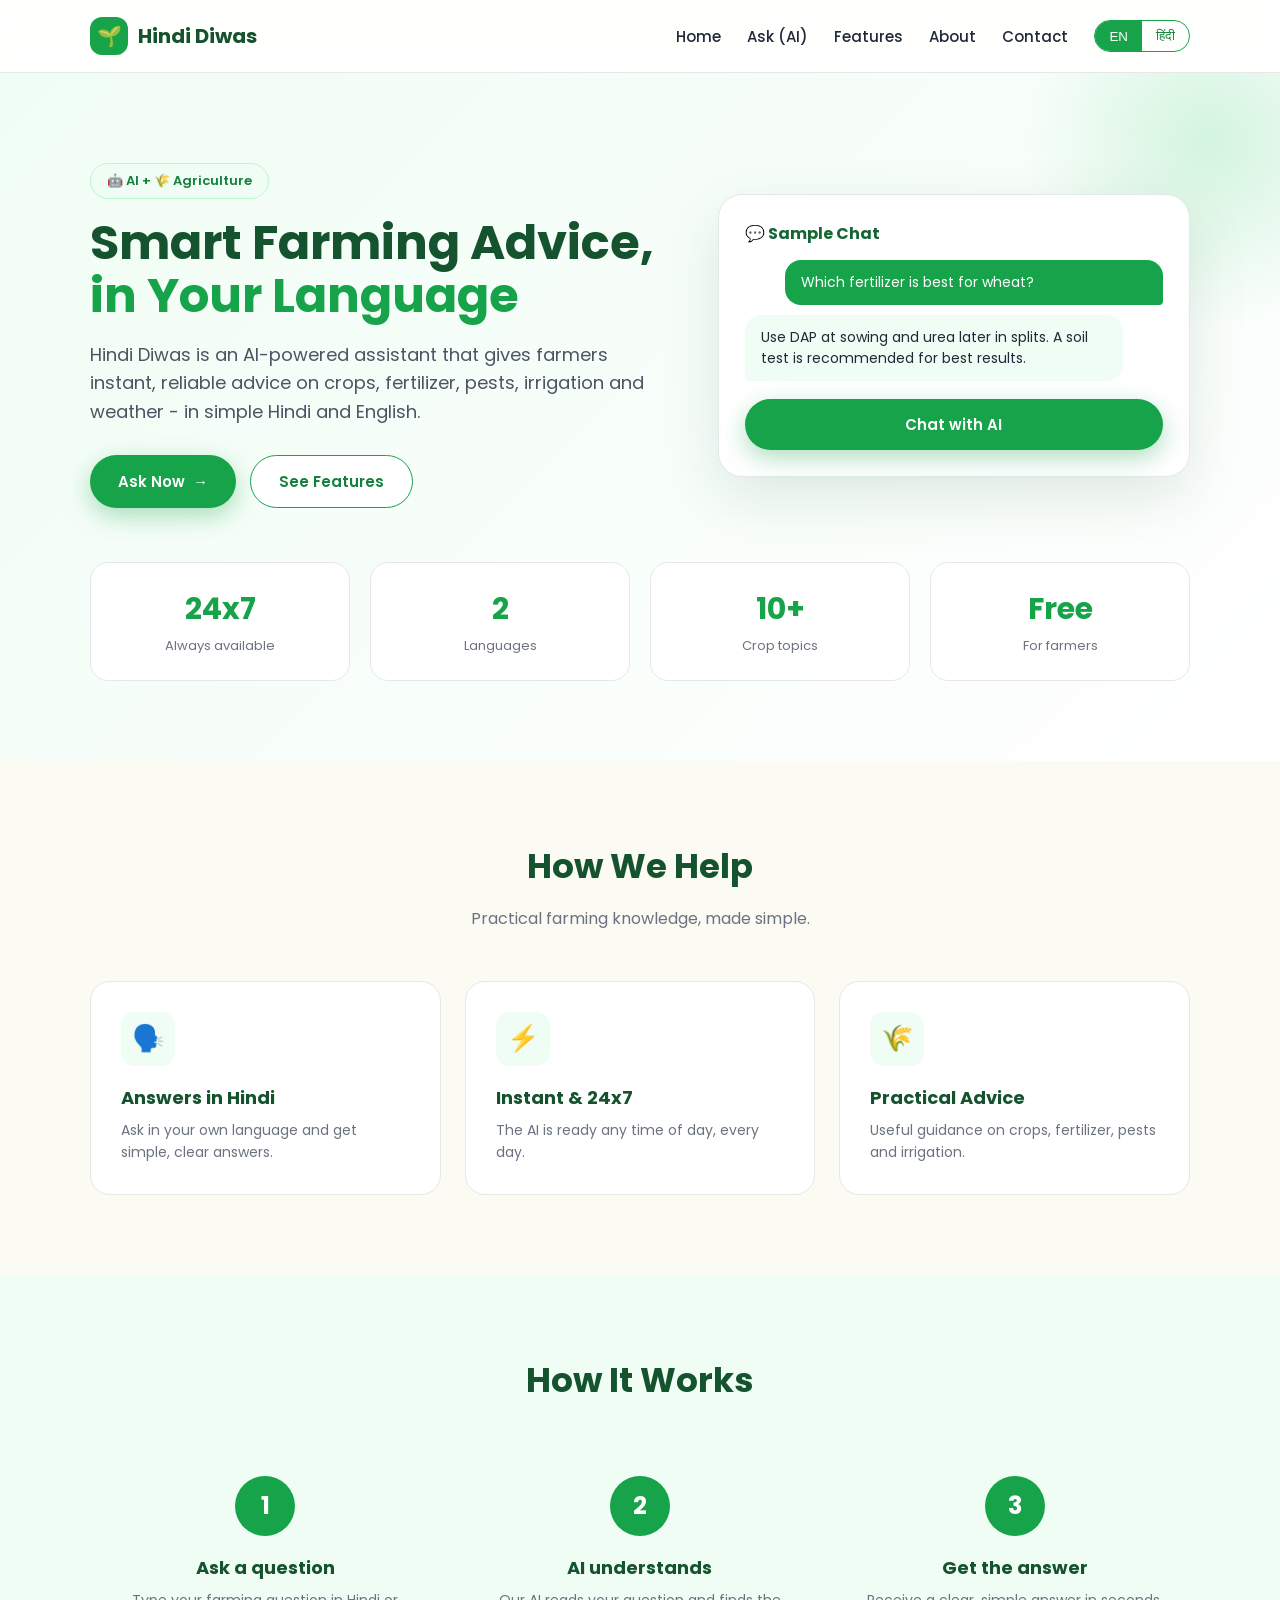
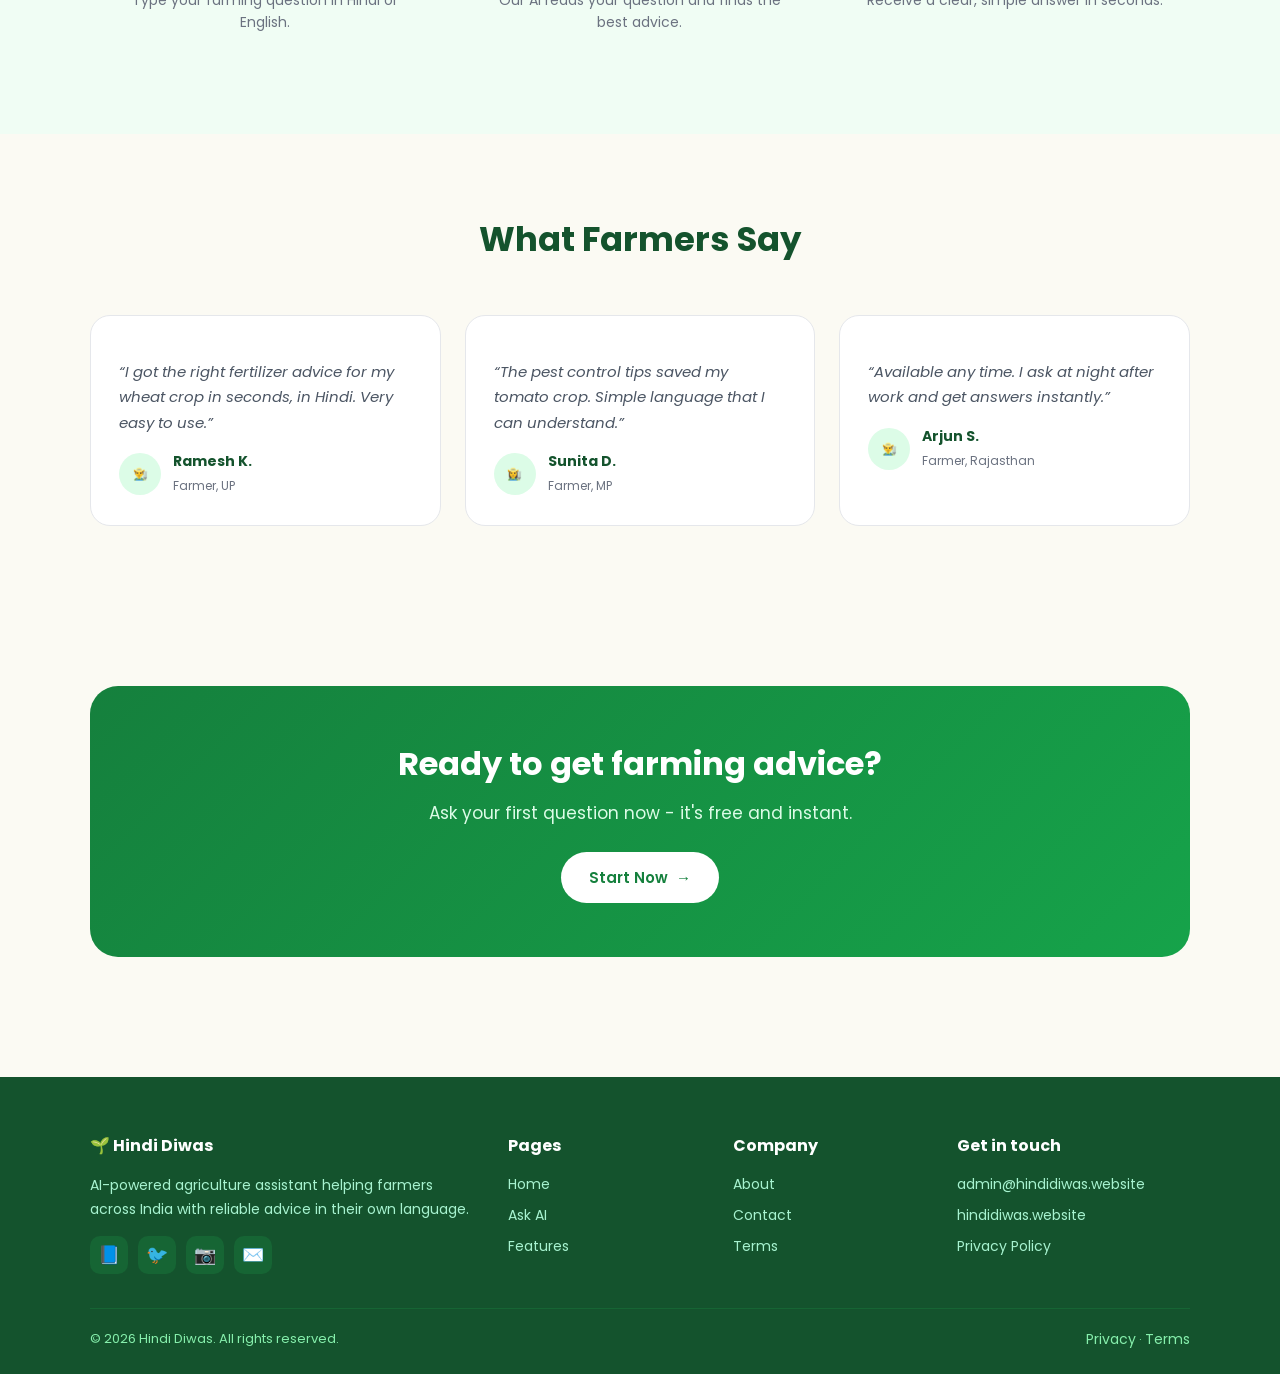
<file: index.html>
<!DOCTYPE html>
<html lang="en">
<head>
<meta charset="UTF-8">
<meta name="viewport" content="width=device-width,initial-scale=1">
<title>Hindi Diwas | AI Farming Assistant for Farmers</title>
<meta name="description" content="AI-powered agriculture assistant that gives farmers accurate crop, fertilizer, pest and weather advice in simple Hindi and English.">
<link rel="preconnect" href="https://fonts.googleapis.com">
<link href="https://fonts.googleapis.com/css2?family=Poppins:wght@400;500;600;700&display=swap" rel="stylesheet">
<link rel="stylesheet" href="assets/css/style.css">
<link rel="icon" type="image/png" href="favicon.png">
</head>
<body>
<header class="site-header"><div class="container nav">
  <a href="index.html" class="brand"><span class="leaf">🌱</span> Hindi Diwas</a>
  <nav class="nav-links">
    <a href="index.html"><span class="lang-en">Home</span><span class="lang-hi">होम</span></a>
    <a href="ask.html"><span class="lang-en">Ask (AI)</span><span class="lang-hi">पूछें (AI)</span></a>
    <a href="features.html"><span class="lang-en">Features</span><span class="lang-hi">विशेषताएं</span></a>
    <a href="about.html"><span class="lang-en">About</span><span class="lang-hi">हमारे बारे में</span></a>
    <a href="contact.html"><span class="lang-en">Contact</span><span class="lang-hi">संपर्क</span></a>
    <div class="lang-toggle"><button data-lang="en" onclick="setLang('en')">EN</button><button data-lang="hi" onclick="setLang('hi')">हिंदी</button></div>
  </nav>
  <button class="menu-btn">☰</button>
</div></header>

<section class="hero"><div class="container">
  <div class="hero-grid">
  <div>
    <span class="badge">🤖 AI + 🌾 Agriculture</span>
    <h1><span class="lang-en">Smart Farming Advice, <span class="hl">in Your Language</span></span><span class="lang-hi">स्मार्ट खेती सलाह, <span class="hl">आपकी भाषा में</span></span></h1>
    <p class="lead"><span class="lang-en">Hindi Diwas is an AI-powered assistant that gives farmers instant, reliable advice on crops, fertilizer, pests, irrigation and weather - in simple Hindi and English.</span><span class="lang-hi">Hindi Diwas एक AI सहायक है जो किसानों को फसल, खाद, कीट, सिंचाई और मौसम पर तुरंत, भरोसेमंद सलाह सरल हिंदी में देता है।</span></p>
    <div class="hero-actions">
      <a href="ask.html" class="btn btn-primary"><span class="lang-en">Ask Now</span><span class="lang-hi">अभी पूछें</span> →</a>
      <a href="features.html" class="btn btn-outline"><span class="lang-en">See Features</span><span class="lang-hi">विशेषताएं देखें</span></a>
    </div>
  </div>
  <div class="hero-card">
    <h3>💬 <span class="lang-en">Sample Chat</span><span class="lang-hi">नमूना बातचीत</span></h3>
    <div class="chat-bubble user"><span class="lang-en">Which fertilizer is best for wheat?</span><span class="lang-hi">गेहूं में कौन सी खाद डालें?</span></div>
    <div class="chat-bubble bot"><span class="lang-en">Use DAP at sowing and urea later in splits. A soil test is recommended for best results.</span><span class="lang-hi">बुवाई के समय DAP और बाद में यूरिया दें। मिट्टी जांच बेहतर है।</span></div>
    <a href="ask.html" class="btn btn-primary" style="width:100%;justify-content:center;margin-top:8px"><span class="lang-en">Chat with AI</span><span class="lang-hi">AI से बात करें</span></a>
  </div>
  </div>
  <div class="stats">
    <div class="stat"><div class="num">24x7</div><div class="lbl"><span class="lang-en">Always available</span><span class="lang-hi">हमेशा उपलब्ध</span></div></div>
    <div class="stat"><div class="num">2</div><div class="lbl"><span class="lang-en">Languages</span><span class="lang-hi">भाषाएं</span></div></div>
    <div class="stat"><div class="num">10+</div><div class="lbl"><span class="lang-en">Crop topics</span><span class="lang-hi">फसल विषय</span></div></div>
    <div class="stat"><div class="num">Free</div><div class="lbl"><span class="lang-en">For farmers</span><span class="lang-hi">किसानों के लिए</span></div></div>
  </div>
</div></section>

<section class="section"><div class="container">
  <div class="section-head"><h2><span class="lang-en">How We Help</span><span class="lang-hi">हम कैसे मदद करते हैं</span></h2><p><span class="lang-en">Practical farming knowledge, made simple.</span><span class="lang-hi">प्रैक्टिकल खेती ज्ञान, सरल भाषा में।</span></p></div>
  <div class="features">
    <div class="feature-card"><div class="ic">🗣️</div><h3><span class="lang-en">Answers in Hindi</span><span class="lang-hi">हिंदी में जवाब</span></h3><p><span class="lang-en">Ask in your own language and get simple, clear answers.</span><span class="lang-hi">अपनी भाषा में पूछें और सरल जवाब पाएं।</span></p></div>
    <div class="feature-card"><div class="ic">⚡</div><h3><span class="lang-en">Instant & 24x7</span><span class="lang-hi">तुरंत और 24x7</span></h3><p><span class="lang-en">The AI is ready any time of day, every day.</span><span class="lang-hi">AI हर समय तुरंत जानकारी देता है।</span></p></div>
    <div class="feature-card"><div class="ic">🌾</div><h3><span class="lang-en">Practical Advice</span><span class="lang-hi">प्रैक्टिकल सलाह</span></h3><p><span class="lang-en">Useful guidance on crops, fertilizer, pests and irrigation.</span><span class="lang-hi">फसल, खाद, कीट और सिंचाई पर काम की सलाह।</span></p></div>
  </div>
</div></section>

<section class="section bg-soft"><div class="container">
  <div class="section-head"><h2><span class="lang-en">How It Works</span><span class="lang-hi">यह कैसे काम करता है</span></h2></div>
  <div class="steps">
    <div class="step"><div class="circle">1</div><h3><span class="lang-en">Ask a question</span><span class="lang-hi">सवाल पूछें</span></h3><p><span class="lang-en">Type your farming question in Hindi or English.</span><span class="lang-hi">अपना खेती से जुड़ा सवाल लिखें।</span></p></div>
    <div class="step"><div class="circle">2</div><h3><span class="lang-en">AI understands</span><span class="lang-hi">AI समझता है</span></h3><p><span class="lang-en">Our AI reads your question and finds the best advice.</span><span class="lang-hi">AI आपका सवाल समझकर सबसे अच्छी सलाह खोजता है।</span></p></div>
    <div class="step"><div class="circle">3</div><h3><span class="lang-en">Get the answer</span><span class="lang-hi">जवाफ पाएं</span></h3><p><span class="lang-en">Receive a clear, simple answer in seconds.</span><span class="lang-hi">कुछ ही सेकंड में साफ जवाब पाएं।</span></p></div>
  </div>
</div></section>

<section class="section"><div class="container">
  <div class="section-head"><h2><span class="lang-en">What Farmers Say</span><span class="lang-hi">किसान क्या कहते हैं</span></h2></div>
  <div class="tgrid">
    <div class="tcard"><p><span class="lang-en">“I got the right fertilizer advice for my wheat crop in seconds, in Hindi. Very easy to use.”</span><span class="lang-hi">“मुझे गेहूं के लिए सही खाद की सलाह हिंदी में तुरंत मिल गई।”</span></p><div class="who"><span class="av">👨‍🌾</span><div><b>Ramesh K.</b><span>Farmer, UP</span></div></div></div>
    <div class="tcard"><p><span class="lang-en">“The pest control tips saved my tomato crop. Simple language that I can understand.”</span><span class="lang-hi">“कीट नियंत्रण की सलाह से मेरी टमाटर की फसल बच गई।”</span></p><div class="who"><span class="av">👩‍🌾</span><div><b>Sunita D.</b><span>Farmer, MP</span></div></div></div>
    <div class="tcard"><p><span class="lang-en">“Available any time. I ask at night after work and get answers instantly.”</span><span class="lang-hi">“किसी भी समय उपलब्ध। मैं रात को पूछता हूं और तुरंत जवाब मिलता है।”</span></p><div class="who"><span class="av">👨‍🌾</span><div><b>Arjun S.</b><span>Farmer, Rajasthan</span></div></div></div>
  </div>
</div></section>

<section class="section"><div class="container">
  <div class="cta-band">
    <h2><span class="lang-en">Ready to get farming advice?</span><span class="lang-hi">खेती की सलाह पाने के लिए तैयार?</span></h2>
    <p><span class="lang-en">Ask your first question now - it's free and instant.</span><span class="lang-hi">अभी अपना पहला सवाल पूछें - मुफ्त और तुरंत।</span></p>
    <a href="ask.html" class="btn btn-light"><span class="lang-en">Start Now</span><span class="lang-hi">अभी शुरू करें</span> →</a>
  </div>
</div></section>

<footer class="footer"><div class="container">
  <div class="footer-grid">
    <div>
      <h4>🌱 Hindi Diwas</h4>
      <p class="desc"><span class="lang-en">AI-powered agriculture assistant helping farmers across India with reliable advice in their own language.</span><span class="lang-hi">AI संचालित कृषि सहायक जो किसानों की उनकी भाषा में मदद करता है।</span></p>
      <div class="social"><a href="#">📘</a><a href="#">🐦</a><a href="#">📷</a><a href="mailto:admin@hindidiwas.website">✉️</a></div>
    </div>
    <div><h4><span class="lang-en">Pages</span><span class="lang-hi">पेज</span></h4>
      <a href="index.html"><span class="lang-en">Home</span><span class="lang-hi">होम</span></a>
      <a href="ask.html"><span class="lang-en">Ask AI</span><span class="lang-hi">पूछें</span></a>
      <a href="features.html"><span class="lang-en">Features</span><span class="lang-hi">विशेषताएं</span></a>
    </div>
    <div><h4><span class="lang-en">Company</span><span class="lang-hi">कंपनी</span></h4>
      <a href="about.html"><span class="lang-en">About</span><span class="lang-hi">हमारे बारे में</span></a>
      <a href="contact.html"><span class="lang-en">Contact</span><span class="lang-hi">संपर्क</span></a>
      <a href="terms.html"><span class="lang-en">Terms</span><span class="lang-hi">नियम</span></a>
    </div>
    <div><h4><span class="lang-en">Get in touch</span><span class="lang-hi">संपर्क करें</span></h4>
      <a href="mailto:admin@hindidiwas.website">admin@hindidiwas.website</a>
      <a href="https://hindidiwas.website">hindidiwas.website</a>
      <a href="privacy.html"><span class="lang-en">Privacy Policy</span><span class="lang-hi">गोपनीयता नीति</span></a>
    </div>
  </div>
  <div class="footer-bottom">
    <span>© 2026 Hindi Diwas. All rights reserved.</span>
    <span><a href="privacy.html">Privacy</a> · <a href="terms.html">Terms</a></span>
  </div>
</div></footer>
<script src="assets/js/main.js"></script>
</body></html>
</file>
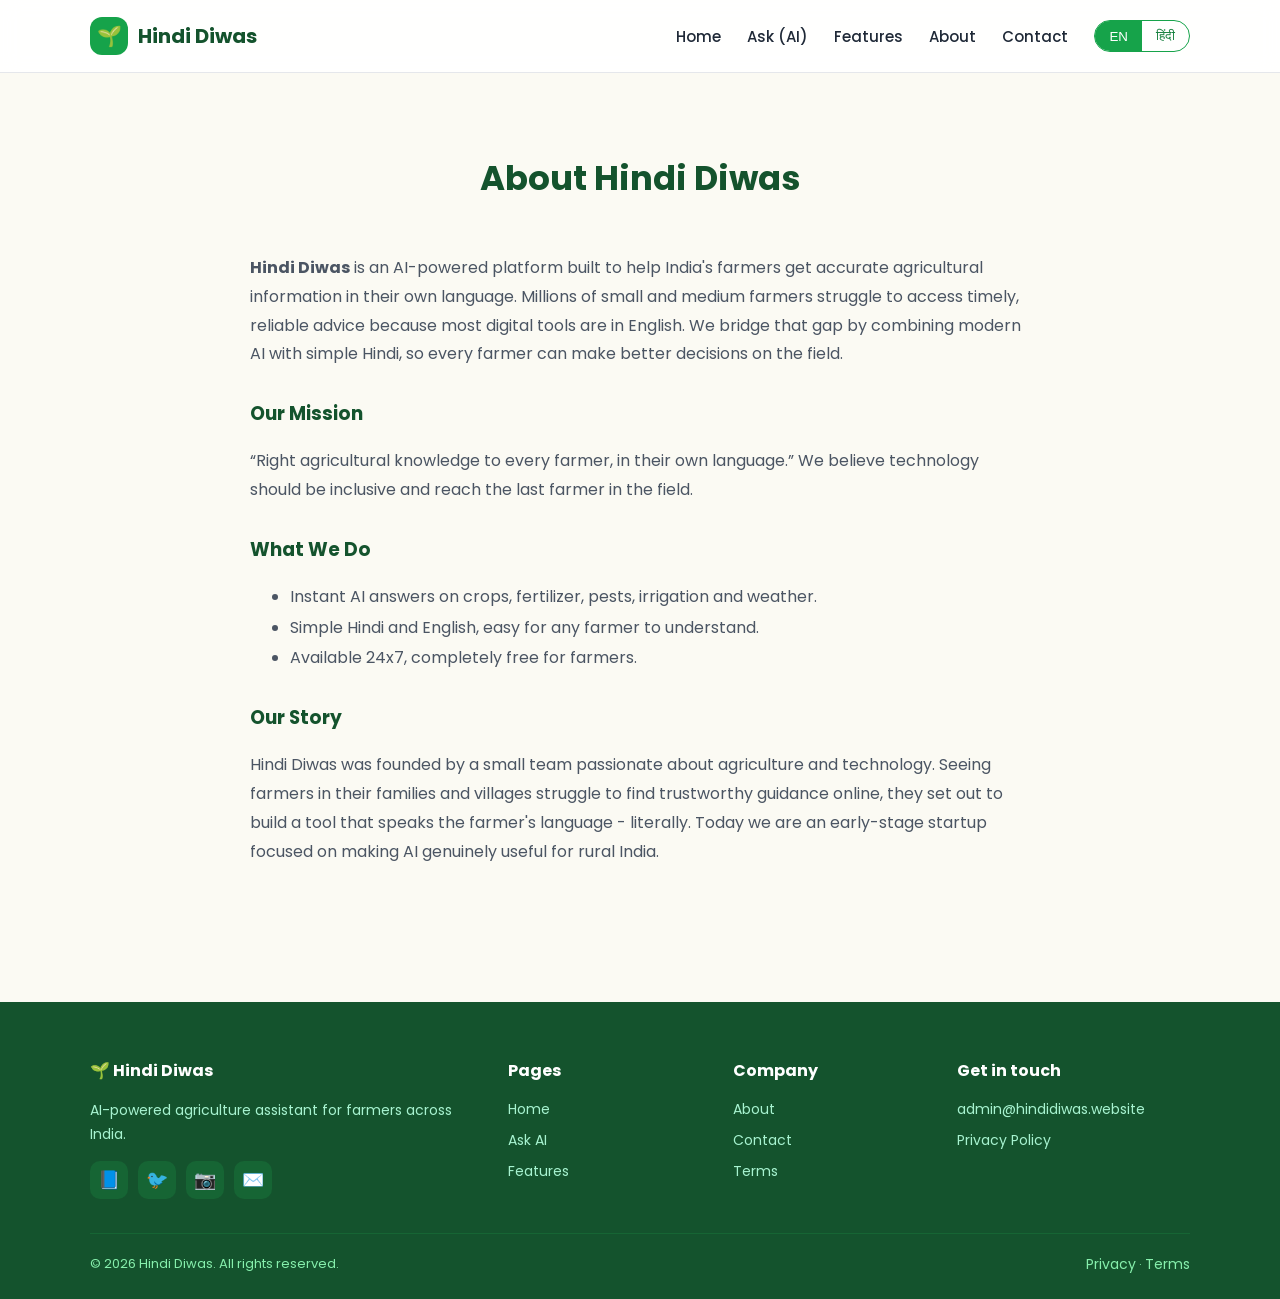
<file: about.html>
<!DOCTYPE html>
<html lang="en">
<head>
<meta charset="UTF-8">
<meta name="viewport" content="width=device-width,initial-scale=1">
<title>About | Hindi Diwas</title>
<link rel="preconnect" href="https://fonts.googleapis.com">
<link href="https://fonts.googleapis.com/css2?family=Poppins:wght@400;500;600;700&display=swap" rel="stylesheet">
<link rel="stylesheet" href="assets/css/style.css">
  <link rel="icon" type="image/png" href="favicon.png">
</head>
<body>
<header class="site-header"><div class="container nav">
  <a href="index.html" class="brand"><span class="leaf">🌱</span> Hindi Diwas</a>
  <nav class="nav-links">
    <a href="index.html"><span class="lang-en">Home</span><span class="lang-hi">होम</span></a>
    <a href="ask.html"><span class="lang-en">Ask (AI)</span><span class="lang-hi">पूछें (AI)</span></a>
    <a href="features.html"><span class="lang-en">Features</span><span class="lang-hi">विशेषताएं</span></a>
    <a href="about.html"><span class="lang-en">About</span><span class="lang-hi">हमारे बारे में</span></a>
    <a href="contact.html"><span class="lang-en">Contact</span><span class="lang-hi">संपर्क</span></a>
    <div class="lang-toggle"><button data-lang="en" onclick="setLang('en')">EN</button><button data-lang="hi" onclick="setLang('hi')">हिंदी</button></div>
  </nav>
  <button class="menu-btn">☰</button>
</div></header>

<section class="section"><div class="container" style="max-width:820px">
  <div class="section-head"><h2><span class="lang-en">About Hindi Diwas</span><span class="lang-hi">Hindi Diwas के बारे में</span></h2></div>
  <div class="prose">
    <p><span class="lang-en"><strong>Hindi Diwas</strong> is an AI-powered platform built to help India's farmers get accurate agricultural information in their own language. Millions of small and medium farmers struggle to access timely, reliable advice because most digital tools are in English. We bridge that gap by combining modern AI with simple Hindi, so every farmer can make better decisions on the field.</span><span class="lang-hi"><strong>Hindi Diwas</strong> एक AI-संचालित प्लेटफॉर्म है जो भारत के किसानों को उनकी अपनी भाषा में सही कृषि जानकारी देने के लिए बनाया गया है। हम आधुनिक AI को सरल हिंदी के साथ जोड़ते हैं।</span></p>

    <h3><span class="lang-en">Our Mission</span><span class="lang-hi">हमारा मिशन</span></h3>
    <p><span class="lang-en">“Right agricultural knowledge to every farmer, in their own language.” We believe technology should be inclusive and reach the last farmer in the field.</span><span class="lang-hi">“हर किसान तक उसकी भाषा में सही कृषि जानकारी।” हमारा मानना है कि तकनीक हर किसान तक पहुंचनी चाहिए।</span></p>

    <h3><span class="lang-en">What We Do</span><span class="lang-hi">हम क्या करते हैं</span></h3>
    <ul>
      <li><span class="lang-en">Instant AI answers on crops, fertilizer, pests, irrigation and weather.</span><span class="lang-hi">फसल, खाद, कीट, सिंचाई और मौसम पर तुरंत AI जवाब।</span></li>
      <li><span class="lang-en">Simple Hindi and English, easy for any farmer to understand.</span><span class="lang-hi">सरल हिंदी और अंग्रेजी, हर किसान के लिए आसान।</span></li>
      <li><span class="lang-en">Available 24x7, completely free for farmers.</span><span class="lang-hi">24x7 उपलब्ध, किसानों के लिए पूरी तरह मुफ्त।</span></li>
    </ul>

    <h3><span class="lang-en">Our Story</span><span class="lang-hi">हमारी कहानी</span></h3>
    <p><span class="lang-en">Hindi Diwas was founded by a small team passionate about agriculture and technology. Seeing farmers in their families and villages struggle to find trustworthy guidance online, they set out to build a tool that speaks the farmer's language - literally. Today we are an early-stage startup focused on making AI genuinely useful for rural India.</span><span class="lang-hi">Hindi Diwas एक छोटी टीम द्वारा शुरू किया गया जो कृषि और तकनीक के प्रति समर्पित है। अपने गांव के किसानों की मुश्किलें देखकर हमने यह प्लेटफॉर्म बनाया।</span></p>
  </div>
</div></section>

<footer class="footer"><div class="container">
  <div class="footer-grid">
    <div><h4>🌱 Hindi Diwas</h4><p class="desc"><span class="lang-en">AI-powered agriculture assistant for farmers across India.</span><span class="lang-hi">किसानों के लिए AI कृषि सहायक।</span></p><div class="social"><a href="#">📘</a><a href="#">🐦</a><a href="#">📷</a><a href="mailto:admin@hindidiwas.website">✉️</a></div></div>
    <div><h4><span class="lang-en">Pages</span><span class="lang-hi">पेज</span></h4><a href="index.html">Home</a><a href="ask.html">Ask AI</a><a href="features.html">Features</a></div>
    <div><h4><span class="lang-en">Company</span><span class="lang-hi">कंपनी</span></h4><a href="about.html">About</a><a href="contact.html">Contact</a><a href="terms.html">Terms</a></div>
    <div><h4><span class="lang-en">Get in touch</span><span class="lang-hi">संपर्क</span></h4><a href="mailto:admin@hindidiwas.website">admin@hindidiwas.website</a><a href="privacy.html">Privacy Policy</a></div>
  </div>
  <div class="footer-bottom"><span>© 2026 Hindi Diwas. All rights reserved.</span><span><a href="privacy.html">Privacy</a> · <a href="terms.html">Terms</a></span></div>
</div></footer>
<script src="assets/js/main.js"></script>
</body></html>
</file>
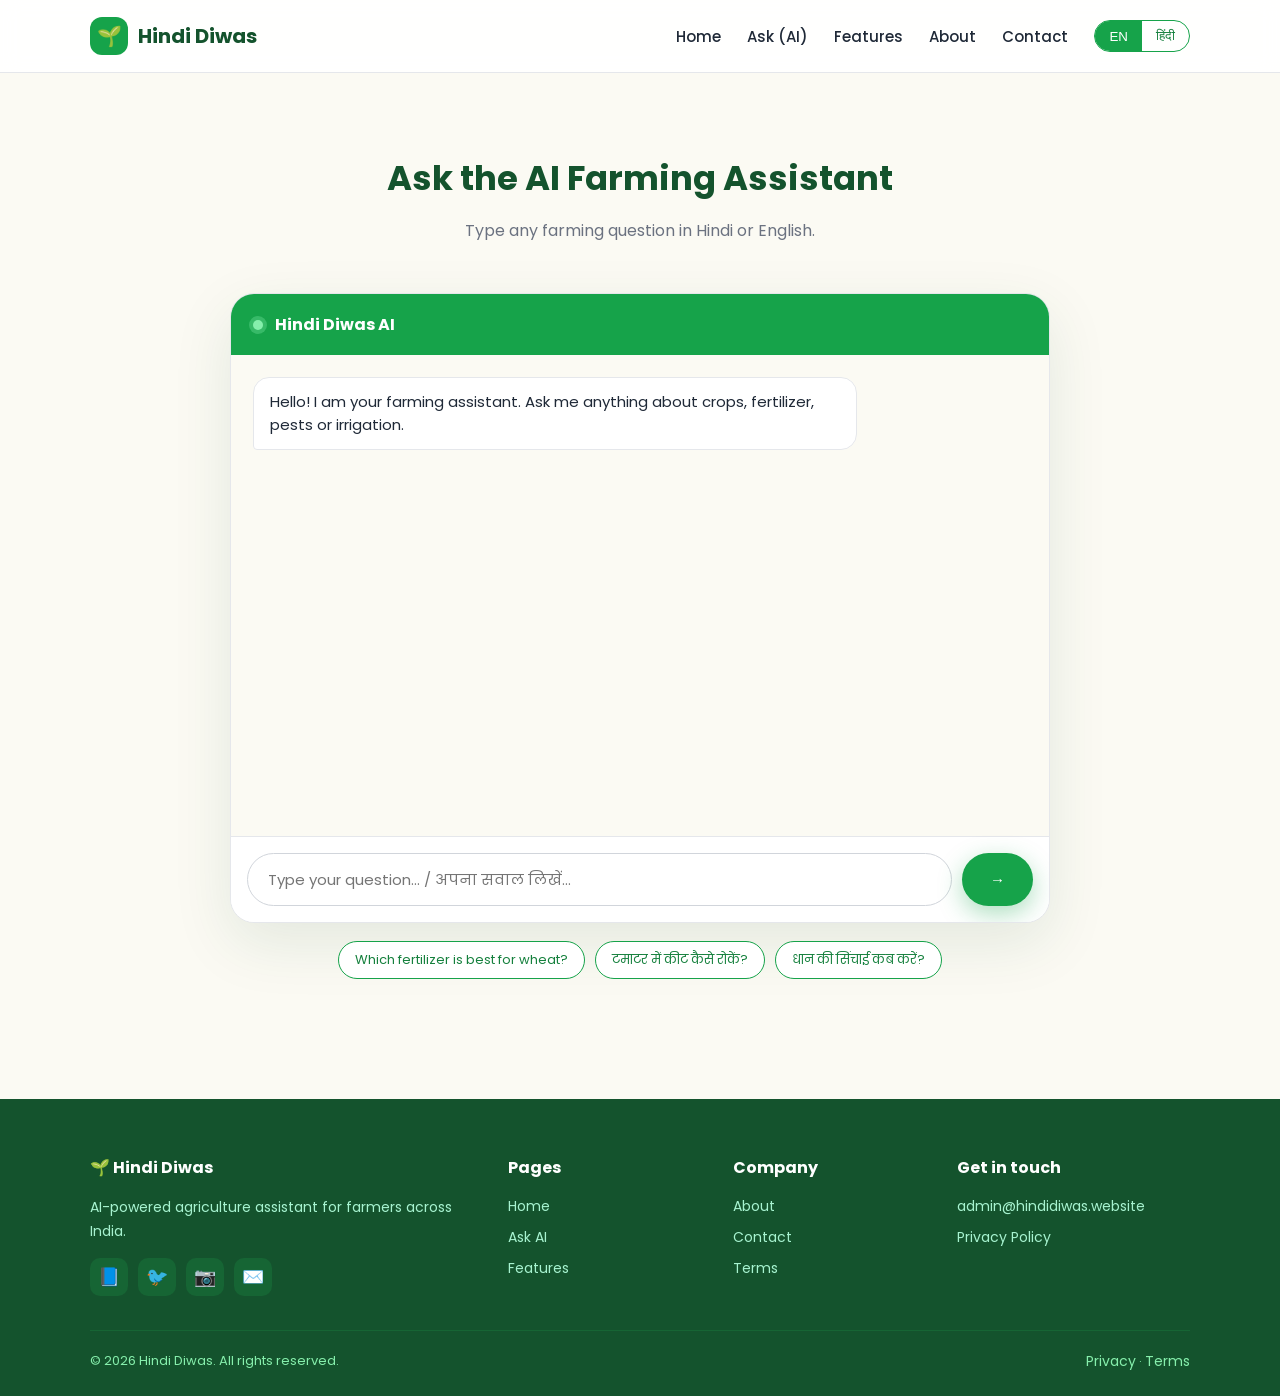
<file: ask.html>
<!DOCTYPE html>
<html lang="en">
<head>
<meta charset="UTF-8">
<meta name="viewport" content="width=device-width,initial-scale=1">
<title>Ask (AI) | Hindi Diwas</title>
<link rel="preconnect" href="https://fonts.googleapis.com">
<link href="https://fonts.googleapis.com/css2?family=Poppins:wght@400;500;600;700&display=swap" rel="stylesheet">
<link rel="stylesheet" href="assets/css/style.css">
  <link rel="icon" type="image/png" href="favicon.png">
</head>
<body>
<header class="site-header"><div class="container nav">
  <a href="index.html" class="brand"><span class="leaf">🌱</span> Hindi Diwas</a>
  <nav class="nav-links">
    <a href="index.html"><span class="lang-en">Home</span><span class="lang-hi">होम</span></a>
    <a href="ask.html"><span class="lang-en">Ask (AI)</span><span class="lang-hi">पूछें (AI)</span></a>
    <a href="features.html"><span class="lang-en">Features</span><span class="lang-hi">विशेषताएं</span></a>
    <a href="about.html"><span class="lang-en">About</span><span class="lang-hi">हमारे बारे में</span></a>
    <a href="contact.html"><span class="lang-en">Contact</span><span class="lang-hi">संपर्क</span></a>
    <div class="lang-toggle"><button data-lang="en" onclick="setLang('en')">EN</button><button data-lang="hi" onclick="setLang('hi')">हिंदी</button></div>
  </nav>
  <button class="menu-btn">☰</button>
</div></header>

<section class="section"><div class="container">
  <div class="section-head"><h2><span class="lang-en">Ask the AI Farming Assistant</span><span class="lang-hi">AI कृषि सहायक से पूछें</span></h2><p><span class="lang-en">Type any farming question in Hindi or English.</span><span class="lang-hi">कोई भी खेती से जुड़ा सवाल हिंदी या अंग्रेजी में लिखें।</span></p></div>
  <div class="chat-wrap">
    <div class="chat-top"><span class="dot"></span> <strong>Hindi Diwas AI</strong></div>
    <div class="chat-body" id="chatBody">
      <div class="msg bot"><span class="lang-en">Hello! I am your farming assistant. Ask me anything about crops, fertilizer, pests or irrigation.</span><span class="lang-hi">नमस्ते! मैं आपका कृषि सहायक हूं। खेती, फसल या खाद के बारे में कुछ भी पूछें।</span></div>
    </div>
    <form class="chat-input" id="chatForm">
      <input id="chatInput" type="text" placeholder="Type your question... / अपना सवाल लिखें..." autocomplete="off">
      <button class="btn btn-primary" type="submit">→</button>
    </form>
  </div>
  <div class="suggest">
    <span class="chip">Which fertilizer is best for wheat?</span>
    <span class="chip">टमाटर में कीट कैसे रोकें?</span>
    <span class="chip">धान की सिंचाई कब करें?</span>
  </div>
</div></section>

<footer class="footer"><div class="container">
  <div class="footer-grid">
    <div><h4>🌱 Hindi Diwas</h4><p class="desc"><span class="lang-en">AI-powered agriculture assistant for farmers across India.</span><span class="lang-hi">किसानों के लिए AI कृषि सहायक।</span></p><div class="social"><a href="#">📘</a><a href="#">🐦</a><a href="#">📷</a><a href="mailto:admin@hindidiwas.website">✉️</a></div></div>
    <div><h4><span class="lang-en">Pages</span><span class="lang-hi">पेज</span></h4><a href="index.html">Home</a><a href="ask.html">Ask AI</a><a href="features.html">Features</a></div>
    <div><h4><span class="lang-en">Company</span><span class="lang-hi">कंपनी</span></h4><a href="about.html">About</a><a href="contact.html">Contact</a><a href="terms.html">Terms</a></div>
    <div><h4><span class="lang-en">Get in touch</span><span class="lang-hi">संपर्क</span></h4><a href="mailto:admin@hindidiwas.website">admin@hindidiwas.website</a><a href="privacy.html">Privacy Policy</a></div>
  </div>
  <div class="footer-bottom"><span>© 2026 Hindi Diwas. All rights reserved.</span><span><a href="privacy.html">Privacy</a> · <a href="terms.html">Terms</a></span></div>
</div></footer>
<script src="config.js"></script>
<script src="assets/js/main.js"></script>
<script src="assets/js/chat.js"></script>
</body></html>
</file>
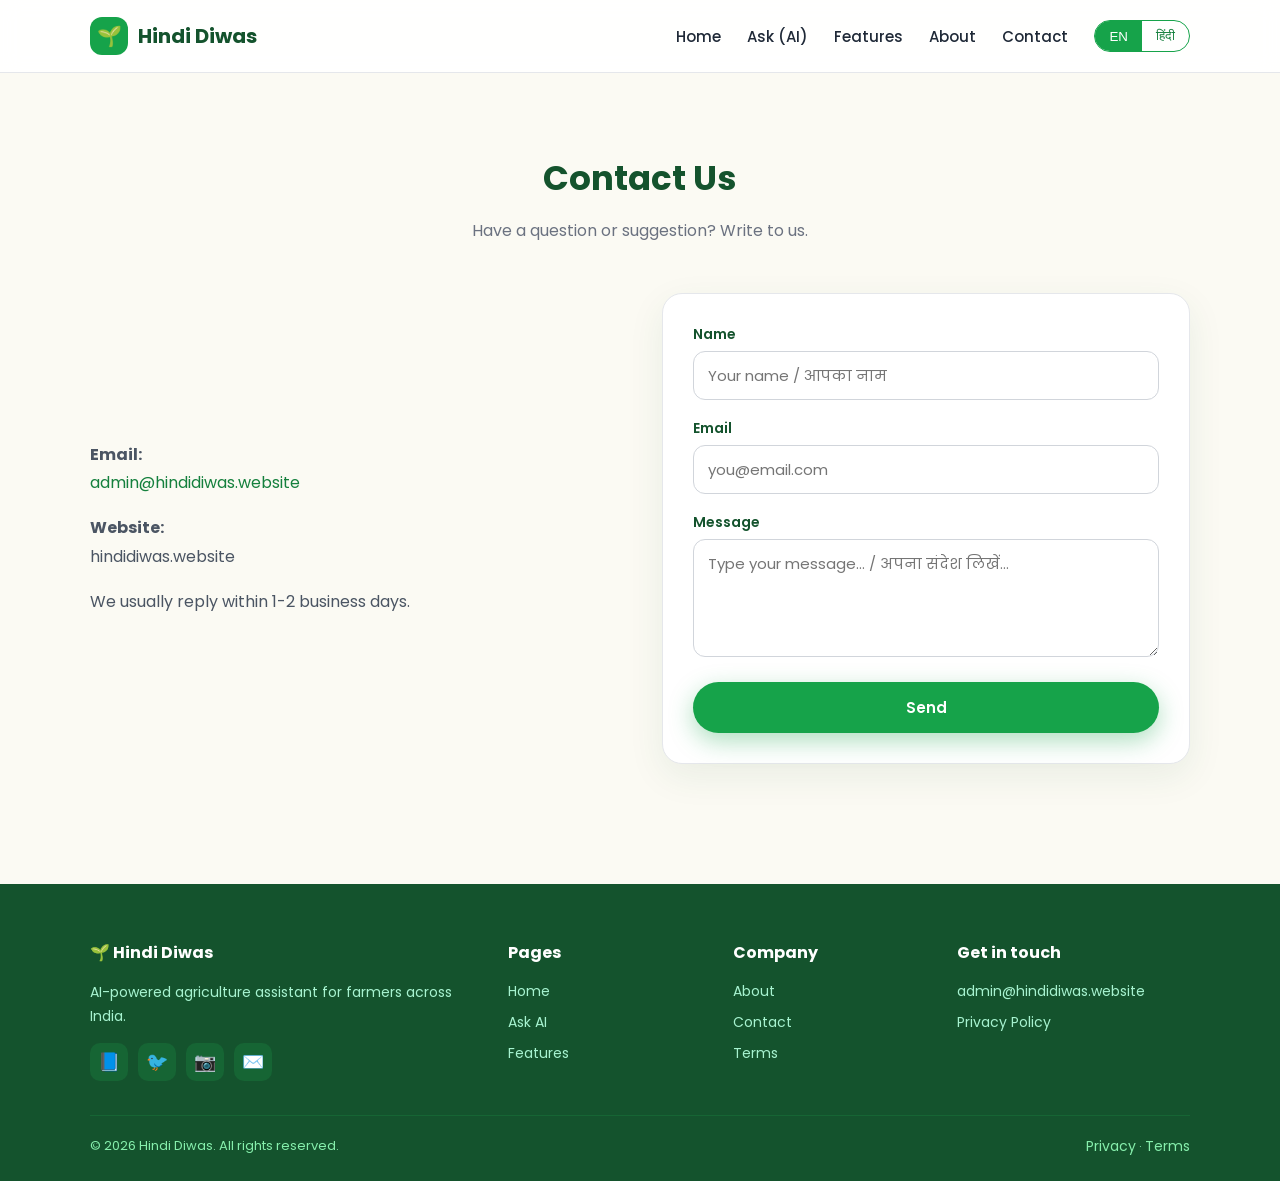
<file: contact.html>
<!DOCTYPE html>
<html lang="en">
<head>
<meta charset="UTF-8">
<meta name="viewport" content="width=device-width,initial-scale=1">
<title>Contact | Hindi Diwas</title>
<link rel="preconnect" href="https://fonts.googleapis.com">
<link href="https://fonts.googleapis.com/css2?family=Poppins:wght@400;500;600;700&display=swap" rel="stylesheet">
<link rel="stylesheet" href="assets/css/style.css">
  <link rel="icon" type="image/png" href="favicon.png">
</head>
<body>
<header class="site-header"><div class="container nav">
  <a href="index.html" class="brand"><span class="leaf">🌱</span> Hindi Diwas</a>
  <nav class="nav-links">
    <a href="index.html"><span class="lang-en">Home</span><span class="lang-hi">होम</span></a>
    <a href="ask.html"><span class="lang-en">Ask (AI)</span><span class="lang-hi">पूछें (AI)</span></a>
    <a href="features.html"><span class="lang-en">Features</span><span class="lang-hi">विशेषताएं</span></a>
    <a href="about.html"><span class="lang-en">About</span><span class="lang-hi">हमारे बारे में</span></a>
    <a href="contact.html"><span class="lang-en">Contact</span><span class="lang-hi">संपर्क</span></a>
    <div class="lang-toggle"><button data-lang="en" onclick="setLang('en')">EN</button><button data-lang="hi" onclick="setLang('hi')">हिंदी</button></div>
  </nav>
  <button class="menu-btn">☰</button>
</div></header>

<section class="section"><div class="container">
  <div class="section-head"><h2><span class="lang-en">Contact Us</span><span class="lang-hi">संपर्क करें</span></h2><p><span class="lang-en">Have a question or suggestion? Write to us.</span><span class="lang-hi">कोई सवाल या सुझाव? हमें लिखें।</span></p></div>
  <div class="two-col">
    <div class="prose">
      <p><strong>Email:</strong><br><a href="mailto:admin@hindidiwas.website" style="color:#15803d">admin@hindidiwas.website</a></p>
      <p><strong><span class="lang-en">Website</span><span class="lang-hi">वेबसाइट</span>:</strong><br>hindidiwas.website</p>
      <p><span class="lang-en">We usually reply within 1-2 business days.</span><span class="lang-hi">हम आमतौर पर 1-2 दिन में जवाब देते हैं।</span></p>
    </div>
    <form class="contact-form" onsubmit="event.preventDefault();alert('Thank you! Your message was received. / धन्यवाद! आपका संदेश मिल गया।');this.reset();">
      <label><span class="lang-en">Name</span><span class="lang-hi">नाम</span></label>
      <input type="text" required placeholder="Your name / आपका नाम">
      <label>Email</label>
      <input type="email" required placeholder="you@email.com">
      <label><span class="lang-en">Message</span><span class="lang-hi">संदेश</span></label>
      <textarea rows="4" required placeholder="Type your message... / अपना संदेश लिखें..."></textarea>
      <button class="btn btn-primary" type="submit" style="width:100%;justify-content:center"><span class="lang-en">Send</span><span class="lang-hi">भेजें</span></button>
    </form>
  </div>
</div></section>

<footer class="footer"><div class="container">
  <div class="footer-grid">
    <div><h4>🌱 Hindi Diwas</h4><p class="desc"><span class="lang-en">AI-powered agriculture assistant for farmers across India.</span><span class="lang-hi">किसानों के लिए AI कृषि सहायक।</span></p><div class="social"><a href="#">📘</a><a href="#">🐦</a><a href="#">📷</a><a href="mailto:admin@hindidiwas.website">✉️</a></div></div>
    <div><h4><span class="lang-en">Pages</span><span class="lang-hi">पेज</span></h4><a href="index.html">Home</a><a href="ask.html">Ask AI</a><a href="features.html">Features</a></div>
    <div><h4><span class="lang-en">Company</span><span class="lang-hi">कंपनी</span></h4><a href="about.html">About</a><a href="contact.html">Contact</a><a href="terms.html">Terms</a></div>
    <div><h4><span class="lang-en">Get in touch</span><span class="lang-hi">संपर्क</span></h4><a href="mailto:admin@hindidiwas.website">admin@hindidiwas.website</a><a href="privacy.html">Privacy Policy</a></div>
  </div>
  <div class="footer-bottom"><span>© 2026 Hindi Diwas. All rights reserved.</span><span><a href="privacy.html">Privacy</a> · <a href="terms.html">Terms</a></span></div>
</div></footer>
<script src="assets/js/main.js"></script>
</body></html>
</file>
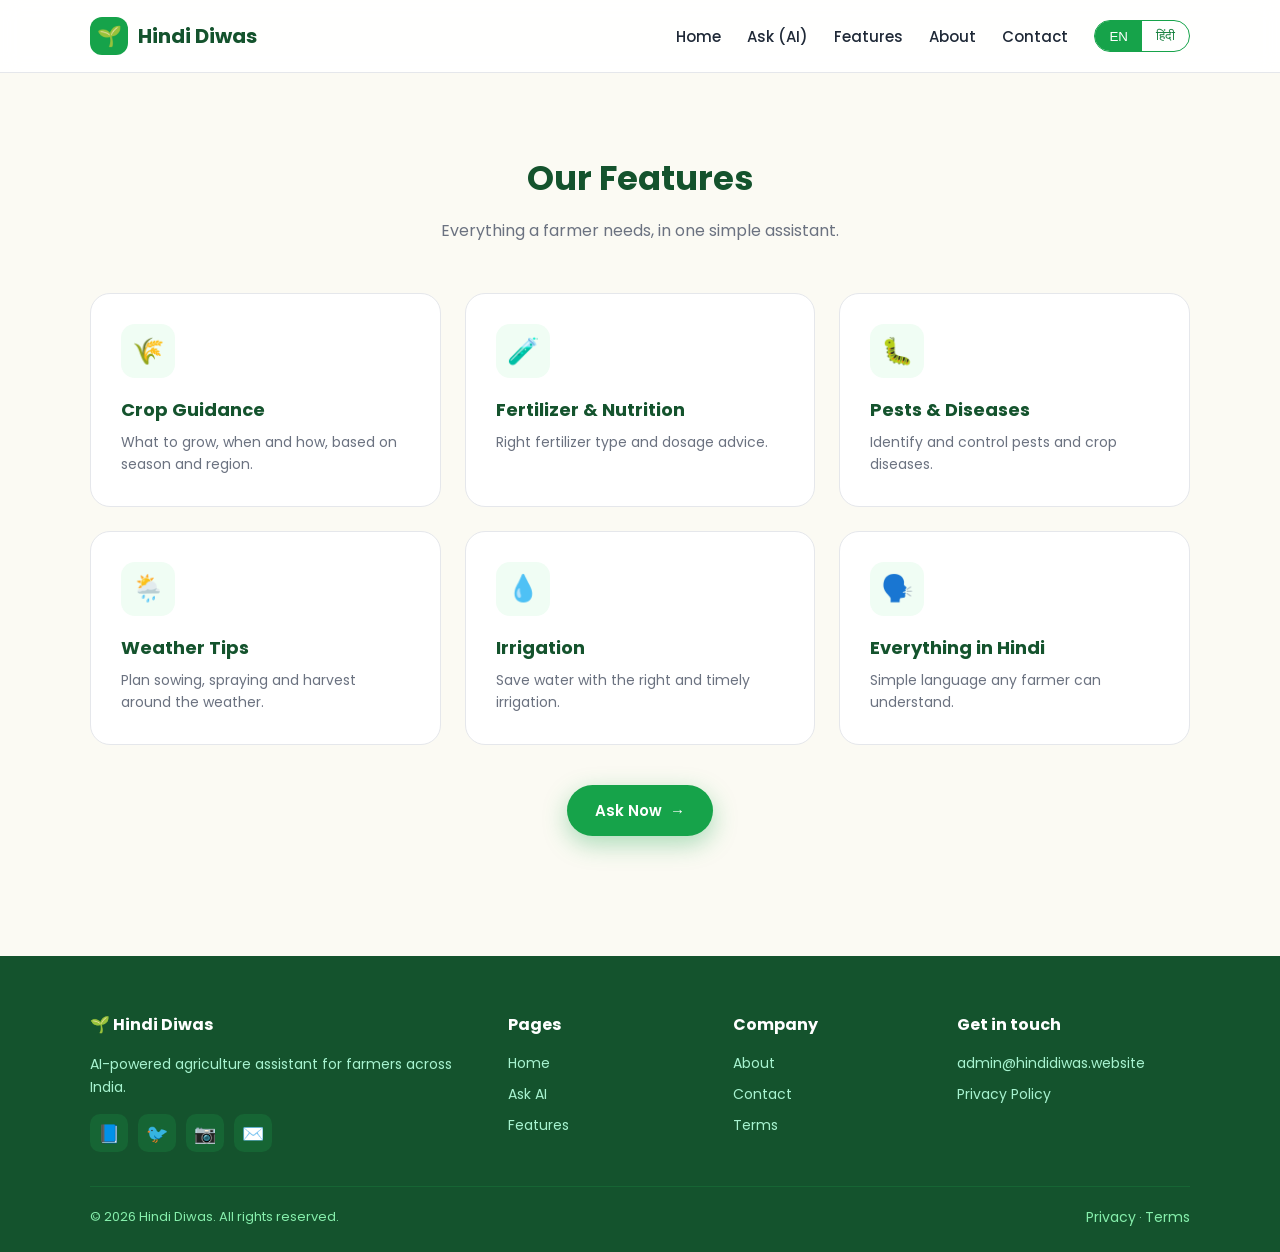
<file: features.html>
<!DOCTYPE html>
<html lang="en">
<head>
<meta charset="UTF-8">
<meta name="viewport" content="width=device-width,initial-scale=1">
<title>Features | Hindi Diwas</title>
<link rel="preconnect" href="https://fonts.googleapis.com">
<link href="https://fonts.googleapis.com/css2?family=Poppins:wght@400;500;600;700&display=swap" rel="stylesheet">
<link rel="stylesheet" href="assets/css/style.css">
  <link rel="icon" type="image/png" href="favicon.png">
</head>
<body>
<header class="site-header"><div class="container nav">
  <a href="index.html" class="brand"><span class="leaf">🌱</span> Hindi Diwas</a>
  <nav class="nav-links">
    <a href="index.html"><span class="lang-en">Home</span><span class="lang-hi">होम</span></a>
    <a href="ask.html"><span class="lang-en">Ask (AI)</span><span class="lang-hi">पूछें (AI)</span></a>
    <a href="features.html"><span class="lang-en">Features</span><span class="lang-hi">विशेषताएं</span></a>
    <a href="about.html"><span class="lang-en">About</span><span class="lang-hi">हमारे बारे में</span></a>
    <a href="contact.html"><span class="lang-en">Contact</span><span class="lang-hi">संपर्क</span></a>
    <div class="lang-toggle"><button data-lang="en" onclick="setLang('en')">EN</button><button data-lang="hi" onclick="setLang('hi')">हिंदी</button></div>
  </nav>
  <button class="menu-btn">☰</button>
</div></header>

<section class="section"><div class="container">
  <div class="section-head"><h2><span class="lang-en">Our Features</span><span class="lang-hi">हमारी विशेषताएं</span></h2><p><span class="lang-en">Everything a farmer needs, in one simple assistant.</span><span class="lang-hi">एक ही सहायक में किसान की हर जरूरत।</span></p></div>
  <div class="features">
    <div class="feature-card"><div class="ic">🌾</div><h3><span class="lang-en">Crop Guidance</span><span class="lang-hi">फसल की जानकारी</span></h3><p><span class="lang-en">What to grow, when and how, based on season and region.</span><span class="lang-hi">कौन सी फसल कब और कैसे उगाएं।</span></p></div>
    <div class="feature-card"><div class="ic">🧪</div><h3><span class="lang-en">Fertilizer & Nutrition</span><span class="lang-hi">खाद और पोषण</span></h3><p><span class="lang-en">Right fertilizer type and dosage advice.</span><span class="lang-hi">सही खाद और मात्रा की सलाह।</span></p></div>
    <div class="feature-card"><div class="ic">🐛</div><h3><span class="lang-en">Pests & Diseases</span><span class="lang-hi">कीट और रोग</span></h3><p><span class="lang-en">Identify and control pests and crop diseases.</span><span class="lang-hi">फसल को कीट और रोग से बचाएं।</span></p></div>
    <div class="feature-card"><div class="ic">🌦️</div><h3><span class="lang-en">Weather Tips</span><span class="lang-hi">मौसम सलाह</span></h3><p><span class="lang-en">Plan sowing, spraying and harvest around the weather.</span><span class="lang-hi">मौसम के अनुसार खेती की योजना।</span></p></div>
    <div class="feature-card"><div class="ic">💧</div><h3><span class="lang-en">Irrigation</span><span class="lang-hi">सिंचाई</span></h3><p><span class="lang-en">Save water with the right and timely irrigation.</span><span class="lang-hi">पानी का सही और कम उपयोग।</span></p></div>
    <div class="feature-card"><div class="ic">🗣️</div><h3><span class="lang-en">Everything in Hindi</span><span class="lang-hi">हिंदी में सब कुछ</span></h3><p><span class="lang-en">Simple language any farmer can understand.</span><span class="lang-hi">सरल भाषा, किसी भी किसान के लिए।</span></p></div>
  </div>
  <div style="text-align:center;margin-top:40px"><a href="ask.html" class="btn btn-primary"><span class="lang-en">Ask Now</span><span class="lang-hi">अभी पूछें</span> →</a></div>
</div></section>

<footer class="footer"><div class="container">
  <div class="footer-grid">
    <div><h4>🌱 Hindi Diwas</h4><p class="desc"><span class="lang-en">AI-powered agriculture assistant for farmers across India.</span><span class="lang-hi">किसानों के लिए AI कृषि सहायक।</span></p><div class="social"><a href="#">📘</a><a href="#">🐦</a><a href="#">📷</a><a href="mailto:admin@hindidiwas.website">✉️</a></div></div>
    <div><h4><span class="lang-en">Pages</span><span class="lang-hi">पेज</span></h4><a href="index.html">Home</a><a href="ask.html">Ask AI</a><a href="features.html">Features</a></div>
    <div><h4><span class="lang-en">Company</span><span class="lang-hi">कंपनी</span></h4><a href="about.html">About</a><a href="contact.html">Contact</a><a href="terms.html">Terms</a></div>
    <div><h4><span class="lang-en">Get in touch</span><span class="lang-hi">संपर्क</span></h4><a href="mailto:admin@hindidiwas.website">admin@hindidiwas.website</a><a href="privacy.html">Privacy Policy</a></div>
  </div>
  <div class="footer-bottom"><span>© 2026 Hindi Diwas. All rights reserved.</span><span><a href="privacy.html">Privacy</a> · <a href="terms.html">Terms</a></span></div>
</div></footer>
<script src="assets/js/main.js"></script>
</body></html>
</file>
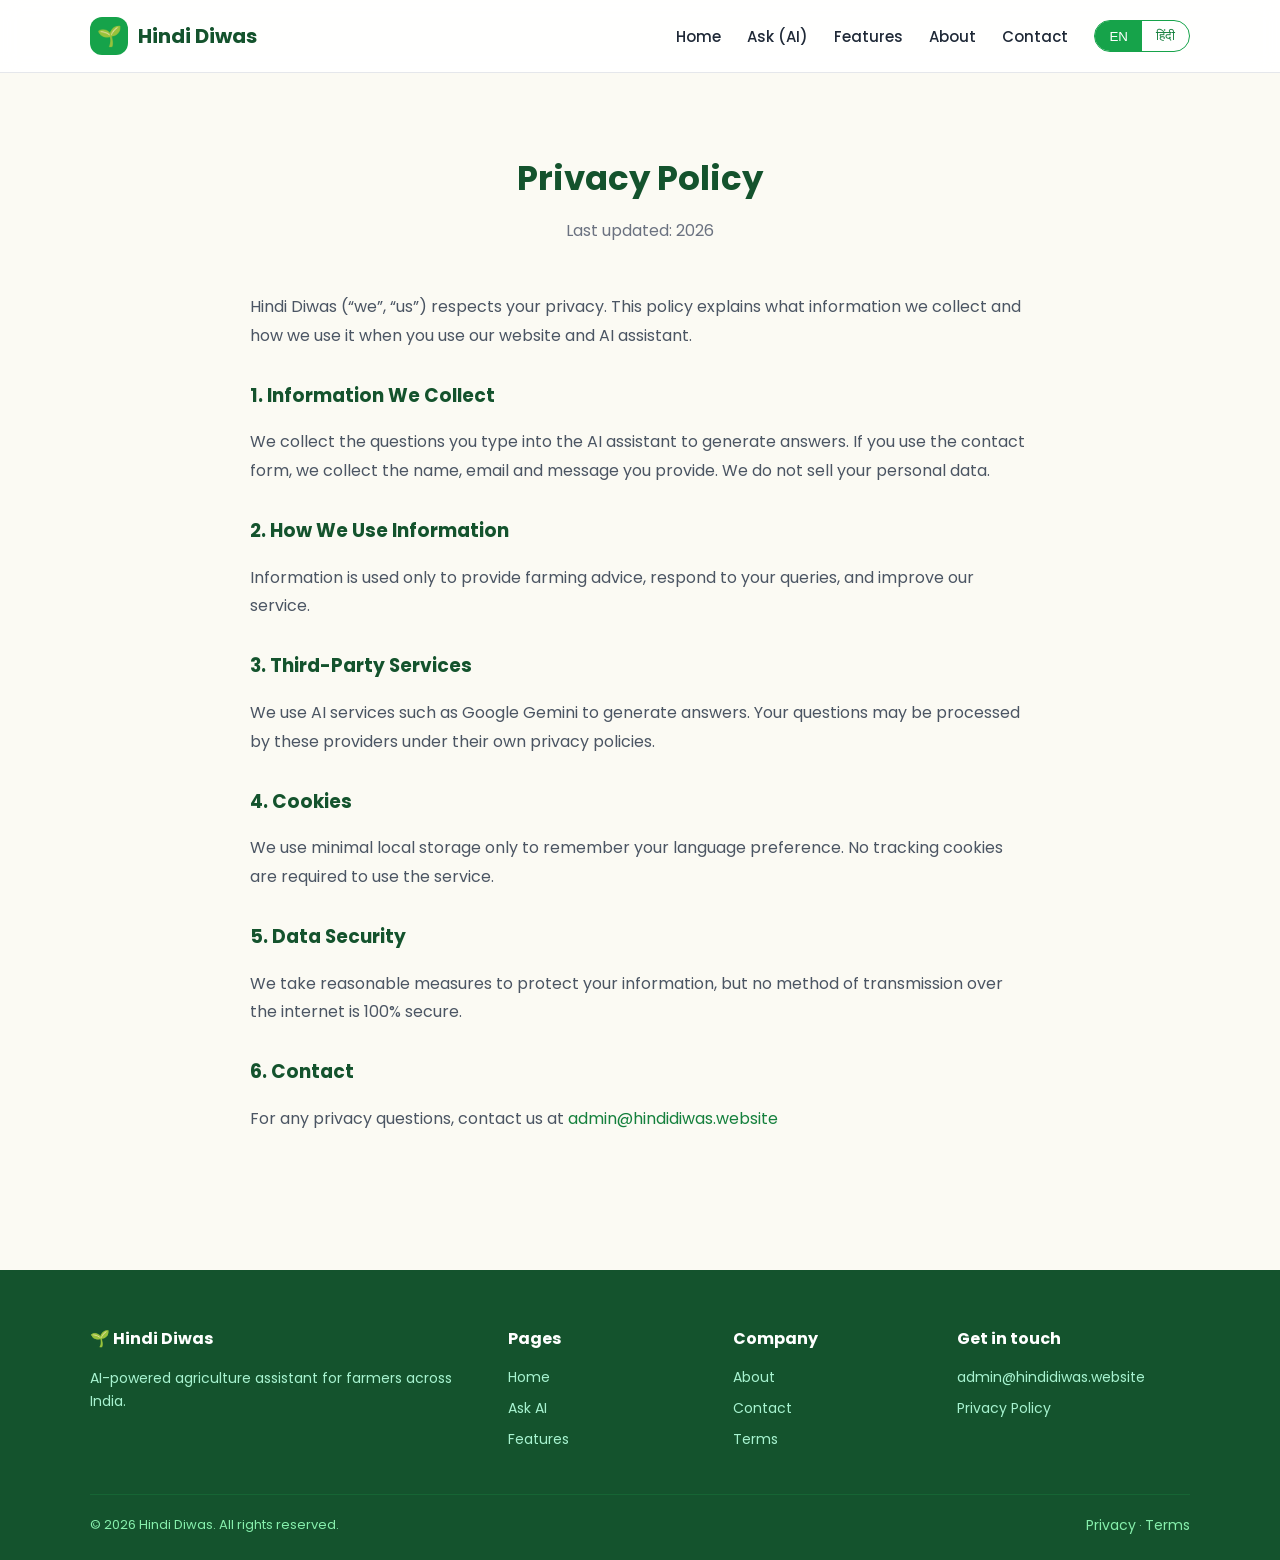
<file: privacy.html>
<!DOCTYPE html>
<html lang="en">
<head>
<meta charset="UTF-8">
<meta name="viewport" content="width=device-width,initial-scale=1">
<title>Privacy Policy | Hindi Diwas</title>
<link rel="preconnect" href="https://fonts.googleapis.com">
<link href="https://fonts.googleapis.com/css2?family=Poppins:wght@400;500;600;700&display=swap" rel="stylesheet">
<link rel="stylesheet" href="assets/css/style.css">
  <link rel="icon" type="image/png" href="favicon.png">
</head>
<body>
<header class="site-header"><div class="container nav">
  <a href="index.html" class="brand"><span class="leaf">🌱</span> Hindi Diwas</a>
  <nav class="nav-links">
    <a href="index.html"><span class="lang-en">Home</span><span class="lang-hi">होम</span></a>
    <a href="ask.html"><span class="lang-en">Ask (AI)</span><span class="lang-hi">पूछें (AI)</span></a>
    <a href="features.html"><span class="lang-en">Features</span><span class="lang-hi">विशेषताएं</span></a>
    <a href="about.html"><span class="lang-en">About</span><span class="lang-hi">हमारे बारे में</span></a>
    <a href="contact.html"><span class="lang-en">Contact</span><span class="lang-hi">संपर्क</span></a>
    <div class="lang-toggle"><button data-lang="en" onclick="setLang('en')">EN</button><button data-lang="hi" onclick="setLang('hi')">हिंदी</button></div>
  </nav>
  <button class="menu-btn">☰</button>
</div></header>

<section class="section"><div class="container" style="max-width:820px">
  <div class="section-head"><h2><span class="lang-en">Privacy Policy</span><span class="lang-hi">गोपनीयता नीति</span></h2><p>Last updated: 2026</p></div>
  <div class="prose">
    <p><span class="lang-en">Hindi Diwas (“we”, “us”) respects your privacy. This policy explains what information we collect and how we use it when you use our website and AI assistant.</span><span class="lang-hi">Hindi Diwas आपकी गोपनीयता का सम्मान करता है। यह नीति बताती है कि हम कौन सी जानकारी लेते हैं और उसका उपयोग कैसे करते हैं।</span></p>
    <h3><span class="lang-en">1. Information We Collect</span><span class="lang-hi">1. हम कौन सी जानकारी लेते हैं</span></h3>
    <p><span class="lang-en">We collect the questions you type into the AI assistant to generate answers. If you use the contact form, we collect the name, email and message you provide. We do not sell your personal data.</span><span class="lang-hi">हम वह सवाल लेते हैं जो आप AI से पूछते हैं। संपर्क फॉर्म पर दिया गया नाम, ईमेल और संदेश लेते हैं। हम आपका डेटा बेचते नहीं।</span></p>
    <h3><span class="lang-en">2. How We Use Information</span><span class="lang-hi">2. जानकारी का उपयोग</span></h3>
    <p><span class="lang-en">Information is used only to provide farming advice, respond to your queries, and improve our service.</span><span class="lang-hi">जानकारी का उपयोग केवल खेती की सलाह देने और सेवा सुधारने के लिए होता है।</span></p>
    <h3><span class="lang-en">3. Third-Party Services</span><span class="lang-hi">3. तीसरे पक्ष की सेवाएं</span></h3>
    <p><span class="lang-en">We use AI services such as Google Gemini to generate answers. Your questions may be processed by these providers under their own privacy policies.</span><span class="lang-hi">AI जवाब के लिए हम Google Gemini जैसी सेवाओं का उपयोग करते हैं, जिनकी अपनी नीतियां लागू होती हैं।</span></p>
    <h3><span class="lang-en">4. Cookies</span><span class="lang-hi">4. कुकीज़</span></h3>
    <p><span class="lang-en">We use minimal local storage only to remember your language preference. No tracking cookies are required to use the service.</span><span class="lang-hi">हम केवल आपकी भाषा याद रखने के लिए local storage का उपयोग करते हैं।</span></p>
    <h3><span class="lang-en">5. Data Security</span><span class="lang-hi">5. डेटा सुरक्षा</span></h3>
    <p><span class="lang-en">We take reasonable measures to protect your information, but no method of transmission over the internet is 100% secure.</span><span class="lang-hi">हम आपकी जानकारी की रक्षा के लिए उचित कदम उठाते हैं।</span></p>
    <h3><span class="lang-en">6. Contact</span><span class="lang-hi">6. संपर्क</span></h3>
    <p><span class="lang-en">For any privacy questions, contact us at</span><span class="lang-hi">किसी भी सवाल के लिए संपर्क करें</span> <a href="mailto:admin@hindidiwas.website" style="color:#15803d">admin@hindidiwas.website</a></p>
  </div>
</div></section>

<footer class="footer"><div class="container">
  <div class="footer-grid">
    <div><h4>🌱 Hindi Diwas</h4><p class="desc"><span class="lang-en">AI-powered agriculture assistant for farmers across India.</span><span class="lang-hi">किसानों के लिए AI कृषि सहायक।</span></p></div>
    <div><h4><span class="lang-en">Pages</span><span class="lang-hi">पेज</span></h4><a href="index.html">Home</a><a href="ask.html">Ask AI</a><a href="features.html">Features</a></div>
    <div><h4><span class="lang-en">Company</span><span class="lang-hi">कंपनी</span></h4><a href="about.html">About</a><a href="contact.html">Contact</a><a href="terms.html">Terms</a></div>
    <div><h4><span class="lang-en">Get in touch</span><span class="lang-hi">संपर्क</span></h4><a href="mailto:admin@hindidiwas.website">admin@hindidiwas.website</a><a href="privacy.html">Privacy Policy</a></div>
  </div>
  <div class="footer-bottom"><span>© 2026 Hindi Diwas. All rights reserved.</span><span><a href="privacy.html">Privacy</a> · <a href="terms.html">Terms</a></span></div>
</div></footer>
<script src="assets/js/main.js"></script>
</body></html>
</file>
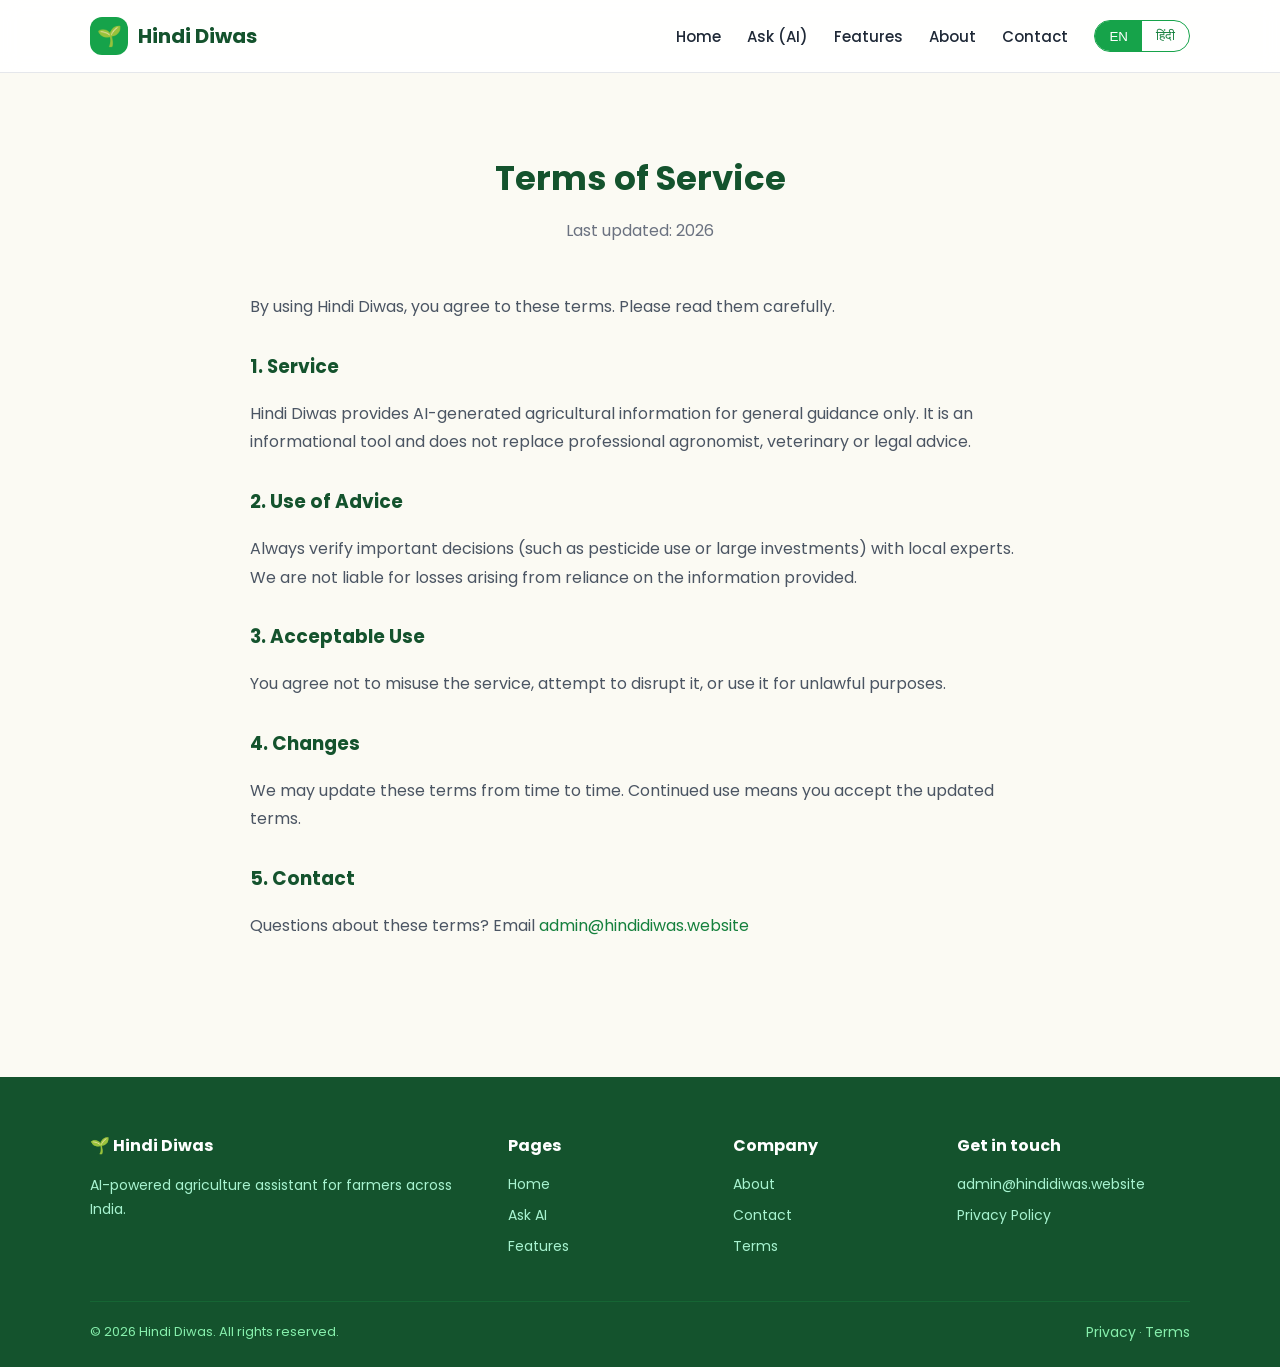
<file: terms.html>
<!DOCTYPE html>
<html lang="en">
<head>
<meta charset="UTF-8">
<meta name="viewport" content="width=device-width,initial-scale=1">
<title>Terms of Service | Hindi Diwas</title>
<link rel="preconnect" href="https://fonts.googleapis.com">
<link href="https://fonts.googleapis.com/css2?family=Poppins:wght@400;500;600;700&display=swap" rel="stylesheet">
<link rel="stylesheet" href="assets/css/style.css">
  <link rel="icon" type="image/png" href="favicon.png">
</head>
<body>
<header class="site-header"><div class="container nav">
  <a href="index.html" class="brand"><span class="leaf">🌱</span> Hindi Diwas</a>
  <nav class="nav-links">
    <a href="index.html"><span class="lang-en">Home</span><span class="lang-hi">होम</span></a>
    <a href="ask.html"><span class="lang-en">Ask (AI)</span><span class="lang-hi">पूछें (AI)</span></a>
    <a href="features.html"><span class="lang-en">Features</span><span class="lang-hi">विशेषताएं</span></a>
    <a href="about.html"><span class="lang-en">About</span><span class="lang-hi">हमारे बारे में</span></a>
    <a href="contact.html"><span class="lang-en">Contact</span><span class="lang-hi">संपर्क</span></a>
    <div class="lang-toggle"><button data-lang="en" onclick="setLang('en')">EN</button><button data-lang="hi" onclick="setLang('hi')">हिंदी</button></div>
  </nav>
  <button class="menu-btn">☰</button>
</div></header>

<section class="section"><div class="container" style="max-width:820px">
  <div class="section-head"><h2><span class="lang-en">Terms of Service</span><span class="lang-hi">सेवा की शर्तें</span></h2><p>Last updated: 2026</p></div>
  <div class="prose">
    <p><span class="lang-en">By using Hindi Diwas, you agree to these terms. Please read them carefully.</span><span class="lang-hi">Hindi Diwas का उपयोग करके आप इन शर्तों से सहमत होते हैं।</span></p>
    <h3><span class="lang-en">1. Service</span><span class="lang-hi">1. सेवा</span></h3>
    <p><span class="lang-en">Hindi Diwas provides AI-generated agricultural information for general guidance only. It is an informational tool and does not replace professional agronomist, veterinary or legal advice.</span><span class="lang-hi">Hindi Diwas AI द्वारा कृषि जानकारी सामान्य मार्गदर्शन के लिए देता है। यह विशेषज्ञ सलाह का विकल्प नहीं है।</span></p>
    <h3><span class="lang-en">2. Use of Advice</span><span class="lang-hi">2. सलाह का उपयोग</span></h3>
    <p><span class="lang-en">Always verify important decisions (such as pesticide use or large investments) with local experts. We are not liable for losses arising from reliance on the information provided.</span><span class="lang-hi">महत्वपूर्ण निर्णय स्थानीय विशेषज्ञों से जांचें। जानकारी पर निर्भरता से हुए नुकसान के लिए हम जिम्मेदार नहीं।</span></p>
    <h3><span class="lang-en">3. Acceptable Use</span><span class="lang-hi">3. सही उपयोग</span></h3>
    <p><span class="lang-en">You agree not to misuse the service, attempt to disrupt it, or use it for unlawful purposes.</span><span class="lang-hi">आप सेवा का दुरुपयोग या गैरकानूनी उपयोग नहीं करेंगे।</span></p>
    <h3><span class="lang-en">4. Changes</span><span class="lang-hi">4. बदलाव</span></h3>
    <p><span class="lang-en">We may update these terms from time to time. Continued use means you accept the updated terms.</span><span class="lang-hi">हम समय-समय पर इन शर्तों को अपडेट कर सकते हैं।</span></p>
    <h3><span class="lang-en">5. Contact</span><span class="lang-hi">5. संपर्क</span></h3>
    <p><span class="lang-en">Questions about these terms? Email</span><span class="lang-hi">इन शर्तों पर सवाल? ईमेल करें</span> <a href="mailto:admin@hindidiwas.website" style="color:#15803d">admin@hindidiwas.website</a></p>
  </div>
</div></section>

<footer class="footer"><div class="container">
  <div class="footer-grid">
    <div><h4>🌱 Hindi Diwas</h4><p class="desc"><span class="lang-en">AI-powered agriculture assistant for farmers across India.</span><span class="lang-hi">किसानों के लिए AI कृषि सहायक।</span></p></div>
    <div><h4><span class="lang-en">Pages</span><span class="lang-hi">पेज</span></h4><a href="index.html">Home</a><a href="ask.html">Ask AI</a><a href="features.html">Features</a></div>
    <div><h4><span class="lang-en">Company</span><span class="lang-hi">कंपनी</span></h4><a href="about.html">About</a><a href="contact.html">Contact</a><a href="terms.html">Terms</a></div>
    <div><h4><span class="lang-en">Get in touch</span><span class="lang-hi">संपर्क</span></h4><a href="mailto:admin@hindidiwas.website">admin@hindidiwas.website</a><a href="privacy.html">Privacy Policy</a></div>
  </div>
  <div class="footer-bottom"><span>© 2026 Hindi Diwas. All rights reserved.</span><span><a href="privacy.html">Privacy</a> · <a href="terms.html">Terms</a></span></div>
</div></footer>
<script src="assets/js/main.js"></script>
</body></html>
</file>
<file: assets/css/style.css>
:root{
  --green-900:#14532d;
  --green-800:#166534;
  --green-700:#15803d;
  --green-600:#16a34a;
  --green-500:#22c55e;
  --green-50:#f0fdf4;
  --cream:#fbfaf3;
  --ink:#1f2937;
}
*{box-sizing:border-box}
html{scroll-behavior:smooth}
body{
  font-family:'Poppins',sans-serif;
  margin:0;color:var(--ink);background:var(--cream);
  -webkit-font-smoothing:antialiased;
}
a{text-decoration:none;color:inherit}
.container{max-width:1140px;margin:0 auto;padding:0 20px}

/* Header */
.site-header{position:sticky;top:0;z-index:50;background:rgba(255,255,255,.92);backdrop-filter:blur(10px);border-bottom:1px solid #e5e7eb}
.nav{display:flex;align-items:center;justify-content:space-between;height:72px}
.brand{display:flex;align-items:center;gap:10px;font-weight:700;font-size:20px;color:var(--green-900)}
.brand .leaf{width:38px;height:38px;display:grid;place-items:center;background:var(--green-600);color:#fff;border-radius:12px;font-size:20px}
.nav-links{display:flex;align-items:center;gap:26px}
.nav-links a{font-weight:500;font-size:15px;transition:color .2s}
.nav-links a:hover{color:var(--green-600)}
.lang-toggle{display:flex;border:1px solid var(--green-600);border-radius:999px;overflow:hidden;font-size:13px;font-weight:600}
.lang-toggle button{border:0;background:transparent;padding:7px 14px;cursor:pointer;color:var(--green-700)}
.lang-toggle button.active{background:var(--green-600);color:#fff}
.menu-btn{display:none;border:0;background:transparent;font-size:26px;cursor:pointer;color:var(--green-900)}

/* Buttons */
.btn{display:inline-flex;align-items:center;gap:8px;padding:14px 28px;border-radius:999px;font-weight:600;cursor:pointer;border:0;transition:transform .15s,box-shadow .2s;font-family:inherit;font-size:15px}
.btn-primary{background:var(--green-600);color:#fff;box-shadow:0 8px 24px rgba(22,163,74,.35)}
.btn-primary:hover{transform:translateY(-2px);box-shadow:0 12px 30px rgba(22,163,74,.45)}
.btn-outline{background:#fff;color:var(--green-700);border:1.5px solid var(--green-600)}
.btn-outline:hover{background:var(--green-50)}
.btn-light{background:#fff;color:var(--green-700)}
.btn-light:hover{transform:translateY(-2px)}

/* Hero */
.hero{position:relative;padding:90px 0 80px;background:linear-gradient(135deg,var(--green-50),#fff);overflow:hidden}
.hero:before{content:'';position:absolute;right:-120px;top:-120px;width:380px;height:380px;background:radial-gradient(circle,rgba(34,197,94,.18),transparent 70%);border-radius:50%}
.hero-grid{display:grid;grid-template-columns:1.1fr .9fr;gap:50px;align-items:center;position:relative}
.badge{display:inline-block;background:var(--green-50);color:var(--green-700);padding:7px 16px;border-radius:999px;font-size:13px;font-weight:600;border:1px solid #bbf7d0;margin-bottom:18px}
.hero h1{font-size:48px;line-height:1.1;margin:0 0 18px;color:var(--green-900);font-weight:700}
.hero h1 .hl{color:var(--green-600)}
.hero p.lead{font-size:18px;color:#4b5563;margin:0 0 28px;line-height:1.6}
.hero-actions{display:flex;gap:14px;flex-wrap:wrap}
.hero-card{background:#fff;border-radius:24px;padding:26px;box-shadow:0 20px 60px rgba(20,83,45,.12);border:1px solid #e5e7eb}
.hero-card h3{margin:0 0 14px;color:var(--green-800);font-size:16px}
.chat-bubble{padding:12px 16px;border-radius:16px;margin-bottom:10px;font-size:14px;line-height:1.5}
.chat-bubble.user{background:var(--green-600);color:#fff;border-bottom-right-radius:4px;margin-left:40px}
.chat-bubble.bot{background:var(--green-50);color:var(--ink);border-bottom-left-radius:4px;margin-right:40px}

/* Stats bar */
.stats{display:grid;grid-template-columns:repeat(4,1fr);gap:20px;margin-top:54px}
.stat{background:#fff;border:1px solid #e5e7eb;border-radius:18px;padding:24px;text-align:center}
.stat .num{font-size:30px;font-weight:700;color:var(--green-600)}
.stat .lbl{font-size:13px;color:#6b7280;margin-top:4px}

/* Sections */
.section{padding:80px 0}
.section-head{text-align:center;max-width:680px;margin:0 auto 50px}
.section-head h2{font-size:34px;color:var(--green-900);margin:0 0 14px;font-weight:700}
.section-head p{color:#6b7280;font-size:16px;margin:0}
.bg-soft{background:var(--green-50)}

/* Features grid */
.features{display:grid;grid-template-columns:repeat(3,1fr);gap:24px}
.feature-card{background:#fff;border-radius:20px;padding:30px;border:1px solid #e5e7eb;transition:transform .2s,box-shadow .2s}
.feature-card:hover{transform:translateY(-6px);box-shadow:0 18px 40px rgba(20,83,45,.12)}
.feature-card .ic{width:54px;height:54px;border-radius:14px;background:var(--green-50);display:grid;place-items:center;font-size:26px;margin-bottom:18px}
.feature-card h3{margin:0 0 8px;font-size:18px;color:var(--green-900)}
.feature-card p{margin:0;color:#6b7280;font-size:14px;line-height:1.6}

/* Steps */
.steps{display:grid;grid-template-columns:repeat(3,1fr);gap:24px}
.step{text-align:center;padding:20px}
.step .circle{width:60px;height:60px;border-radius:50%;background:var(--green-600);color:#fff;font-size:24px;font-weight:700;display:grid;place-items:center;margin:0 auto 18px}
.step h3{color:var(--green-900);margin:0 0 8px;font-size:18px}
.step p{color:#6b7280;font-size:14px;line-height:1.6;margin:0}

/* Testimonials */
.tgrid{display:grid;grid-template-columns:repeat(3,1fr);gap:24px}
.tcard{background:#fff;border-radius:20px;padding:28px;border:1px solid #e5e7eb}
.tcard p{color:#4b5563;font-size:15px;line-height:1.7;font-style:italic}
.tcard .who{display:flex;align-items:center;gap:12px;margin-top:16px}
.tcard .av{width:42px;height:42px;border-radius:50%;background:var(--green-100,#dcfce7);display:grid;place-items:center;font-size:20px}
.tcard .who b{display:block;color:var(--green-900);font-size:14px}
.tcard .who span{color:#6b7280;font-size:12px}

/* CTA band */
.cta-band{background:linear-gradient(135deg,var(--green-700),var(--green-600));color:#fff;border-radius:28px;padding:54px;text-align:center}
.cta-band h2{color:#fff;font-size:32px;margin:0 0 12px}
.cta-band p{color:#dcfce7;margin:0 0 26px;font-size:17px}

/* AI page chat */
.chat-wrap{max-width:820px;margin:0 auto;background:#fff;border-radius:24px;border:1px solid #e5e7eb;box-shadow:0 20px 60px rgba(20,83,45,.1);overflow:hidden;display:flex;flex-direction:column;height:70vh;min-height:480px}
.chat-top{background:var(--green-600);color:#fff;padding:18px 22px;display:flex;align-items:center;gap:12px}
.chat-top .dot{width:10px;height:10px;border-radius:50%;background:#86efac;box-shadow:0 0 0 4px rgba(134,239,172,.3)}
.chat-body{flex:1;overflow-y:auto;padding:22px;display:flex;flex-direction:column;gap:12px;background:var(--cream)}
.msg{max-width:78%;padding:12px 16px;border-radius:16px;font-size:15px;line-height:1.55;white-space:pre-wrap}
.msg.user{align-self:flex-end;background:var(--green-600);color:#fff;border-bottom-right-radius:4px}
.msg.bot{align-self:flex-start;background:#fff;border:1px solid #e5e7eb;border-bottom-left-radius:4px}
.chat-input{display:flex;gap:10px;padding:16px;border-top:1px solid #e5e7eb;background:#fff}
.chat-input input{flex:1;border:1.5px solid #d1d5db;border-radius:999px;padding:14px 20px;font-family:inherit;font-size:15px;outline:none}
.chat-input input:focus{border-color:var(--green-600)}
.suggest{display:flex;gap:10px;flex-wrap:wrap;justify-content:center;margin-top:18px}
.chip{background:#fff;border:1px solid var(--green-600);color:var(--green-700);padding:8px 16px;border-radius:999px;font-size:13px;cursor:pointer;transition:all .15s}
.chip:hover{background:var(--green-600);color:#fff}

/* Forms / about */
.two-col{display:grid;grid-template-columns:1fr 1fr;gap:44px;align-items:center}
.prose p{color:#4b5563;line-height:1.8;font-size:16px}
.prose h3{color:var(--green-900);margin-top:30px}
.prose ul{color:#4b5563;line-height:1.9}
.contact-form{background:#fff;border-radius:20px;padding:30px;border:1px solid #e5e7eb;box-shadow:0 12px 36px rgba(20,83,45,.08)}
.contact-form label{display:block;font-weight:600;font-size:14px;margin:0 0 6px;color:var(--green-900)}
.contact-form input,.contact-form textarea{width:100%;border:1.5px solid #d1d5db;border-radius:12px;padding:12px 14px;font-family:inherit;font-size:15px;margin-bottom:18px;outline:none}
.contact-form input:focus,.contact-form textarea:focus{border-color:var(--green-600)}

/* Footer */
.footer{background:var(--green-900);color:#d1fae5;padding:56px 0 24px;margin-top:40px}
.footer-grid{display:grid;grid-template-columns:2fr 1fr 1fr 1.2fr;gap:30px;margin-bottom:34px}
.footer h4{color:#fff;margin:0 0 16px;font-size:16px}
.footer a{display:block;color:#a7f3d0;margin-bottom:10px;font-size:14px;transition:color .15s}
.footer a:hover{color:#fff}
.footer .desc{color:#a7f3d0;font-size:14px;line-height:1.7}
.social{display:flex;gap:10px;margin-top:14px}
.social a{width:38px;height:38px;border-radius:10px;background:#166534;display:grid;place-items:center;font-size:18px;margin:0}
.social a:hover{background:var(--green-600)}
.footer-bottom{border-top:1px solid #166534;padding-top:20px;text-align:center;font-size:13px;color:#86efac;display:flex;justify-content:space-between;flex-wrap:wrap;gap:10px}
.footer-bottom a{display:inline;color:#86efac}

.lang-en{display:inline}
.lang-hi{display:none}
body.hi .lang-en{display:none}
body.hi .lang-hi{display:inline}

@media(max-width:860px){
  .hero-grid,.two-col{grid-template-columns:1fr}
  .features,.steps,.tgrid{grid-template-columns:1fr}
  .stats{grid-template-columns:repeat(2,1fr)}
  .footer-grid{grid-template-columns:1fr 1fr}
  .nav-links{position:fixed;inset:72px 0 auto 0;background:#fff;flex-direction:column;padding:20px;gap:16px;border-bottom:1px solid #e5e7eb;display:none}
  .nav-links.open{display:flex}
  .menu-btn{display:block}
  .hero h1{font-size:34px}
  .cta-band{padding:36px 20px}
}
</file>
